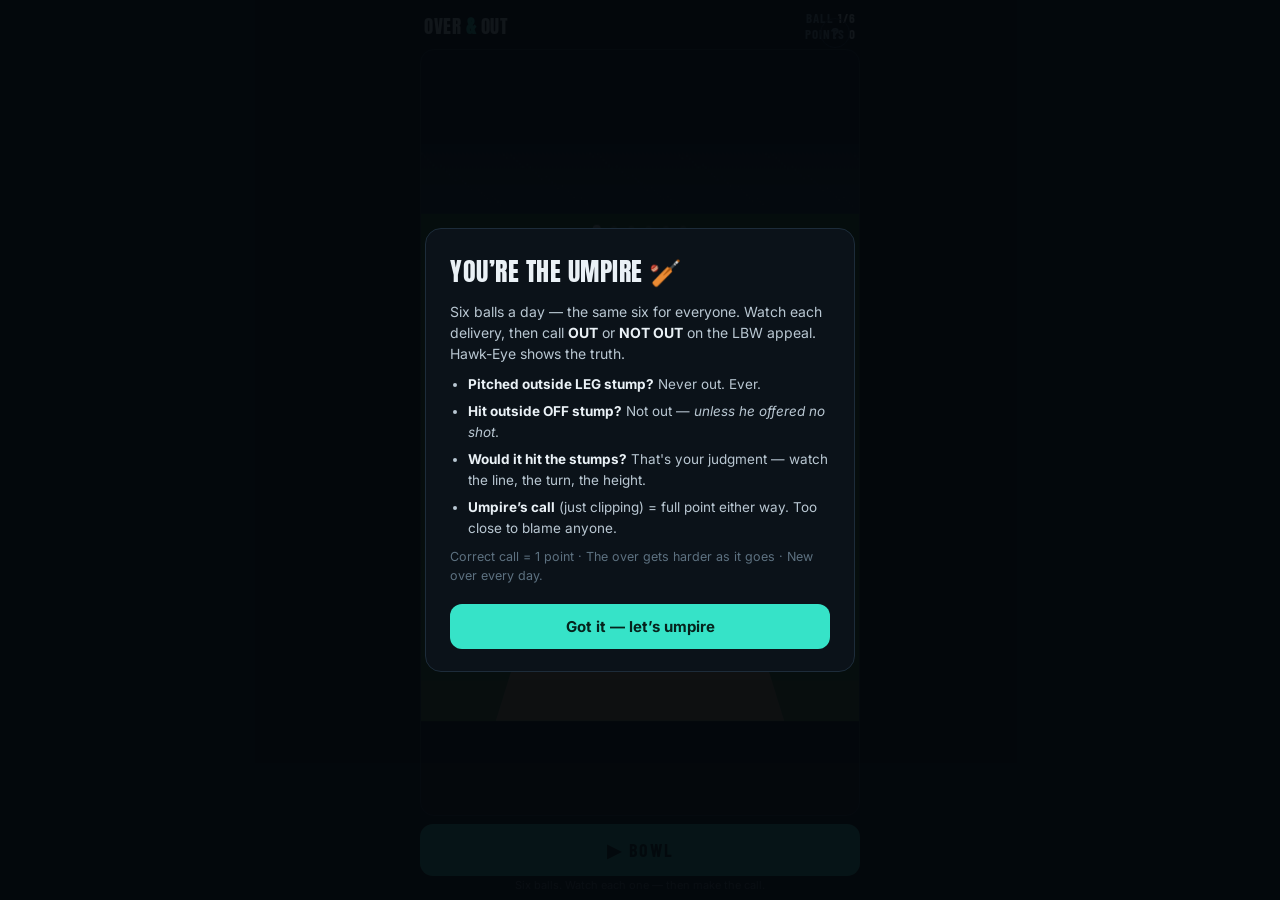
<file: classic/index.html>
<!DOCTYPE html>
<html lang="en">
<head>
<meta charset="UTF-8">
<meta name="viewport" content="width=device-width, initial-scale=1.0, maximum-scale=1.0, user-scalable=no">
<title>Over &amp; Out — the daily cricket umpiring game</title>
<meta name="description" content="Six balls a day. Watch each delivery, call OUT or NOT OUT on the LBW, then see the Hawk-Eye review. Same six balls for everyone. New over every day.">
<meta name="theme-color" content="#070a0f">
<meta property="og:title" content="Over & Out — the daily cricket umpiring game">
<meta property="og:description" content="Six balls. You're the umpire. OUT or NOT OUT? Same six balls for everyone — new over every day.">
<meta property="og:type" content="website">
<meta name="twitter:card" content="summary">
<meta name="twitter:title" content="Over & Out — the daily cricket umpiring game">
<meta name="twitter:description" content="Six balls. You're the umpire. OUT or NOT OUT? Hawk-Eye decides.">

<!-- ============================================================
     GOOGLE ANALYTICS  (optional — tells you how many people play)
     To switch it on:
       1. Go to analytics.google.com, make a free account + a "web" property for your site.
       2. It gives you a Measurement ID that looks like  G-Y25S5GX135
       3. Replace BOTH copies of  G-Y25S5GX135  below with your real ID.
       4. Save. That's it — leave everything else exactly as it is.
     Until you do this it simply does nothing (safe to launch as-is).
============================================================ -->
<script async src="https://www.googletagmanager.com/gtag/js?id=G-Y25S5GX135"></script>
<script>
  window.dataLayer = window.dataLayer || [];
  function gtag(){dataLayer.push(arguments);}
  gtag('js', new Date());
  gtag('config', 'G-Y25S5GX135');
</script>
<!-- ============ end Google Analytics ============ -->

<link href="https://fonts.googleapis.com/css2?family=Anton&family=Barlow+Condensed:wght@600;700&family=Inter:wght@500;700&display=swap" rel="stylesheet">

<!-- All the styling now lives in its own file -->
<link rel="stylesheet" href="styles.css">
</head>
<body>
<div id="rules">
  <div class="rulesCard">
    <h2>YOU’RE THE UMPIRE 🏏</h2>
    <p>Six balls a day — the same six for everyone. Watch each delivery, then call <b>OUT</b> or <b>NOT OUT</b> on the LBW appeal. Hawk-Eye shows the truth.</p>
    <ul>
      <li><b>Pitched outside LEG stump?</b> Never out. Ever.</li>
      <li><b>Hit outside OFF stump?</b> Not out — <i>unless he offered no shot</i>.</li>
      <li><b>Would it hit the stumps?</b> That's your judgment — watch the line, the turn, the height.</li>
      <li><b>Umpire’s call</b> (just clipping) = full point either way. Too close to blame anyone.</li>
    </ul>
    <p class="rsmall">Correct call = 1 point · The over gets harder as it goes · New over every day.</p>
    <button id="bRules">Got it — let’s umpire</button>
  </div>
</div>
<div id="app">
  <div class="top">
    <h1>OVER <b>&amp;</b> OUT</h1>
    <button id="bHelp" title="How to umpire">?</button>
    <div class="sc" id="score">BALL <b>1/6</b><br>POINTS <b>0</b></div>
  </div>
  <div class="stage"><canvas id="cv"></canvas></div>
  <div class="controls">
    <div class="two" id="decide" style="display:none">
      <button class="btn out" id="bOut">OUT<small>raise the finger</small></button>
      <button class="btn not" id="bNot">NOT OUT<small>keep it down</small></button>
    </div>
    <button class="wide" id="bAct">▶ Bowl</button>
    <button class="wide ghost" id="bShare" style="display:none">📣 Share your grid — challenge a mate</button>
  </div>
  <div class="hint" id="hint">Six balls. Watch each one — then make the call.</div>
</div>

<!-- ============================================================
     The game code, split into readable chunks.
     ORDER MATTERS — each file uses things set up by the ones
     above it, so keep them in this 1-to-9 order.
============================================================ -->
<script src="1-setup.js"></script>
<script src="2-sound.js"></script>
<script src="3-batsman.js"></script>
<script src="4-deliveries.js"></script>
<script src="5-ball-flight.js"></script>
<script src="6-hawkeye-replay.js"></script>
<script src="7-summary-screen.js"></script>
<script src="8-game-state.js"></script>
<script src="9-game-loop.js"></script>
</body>
</html>
</file>
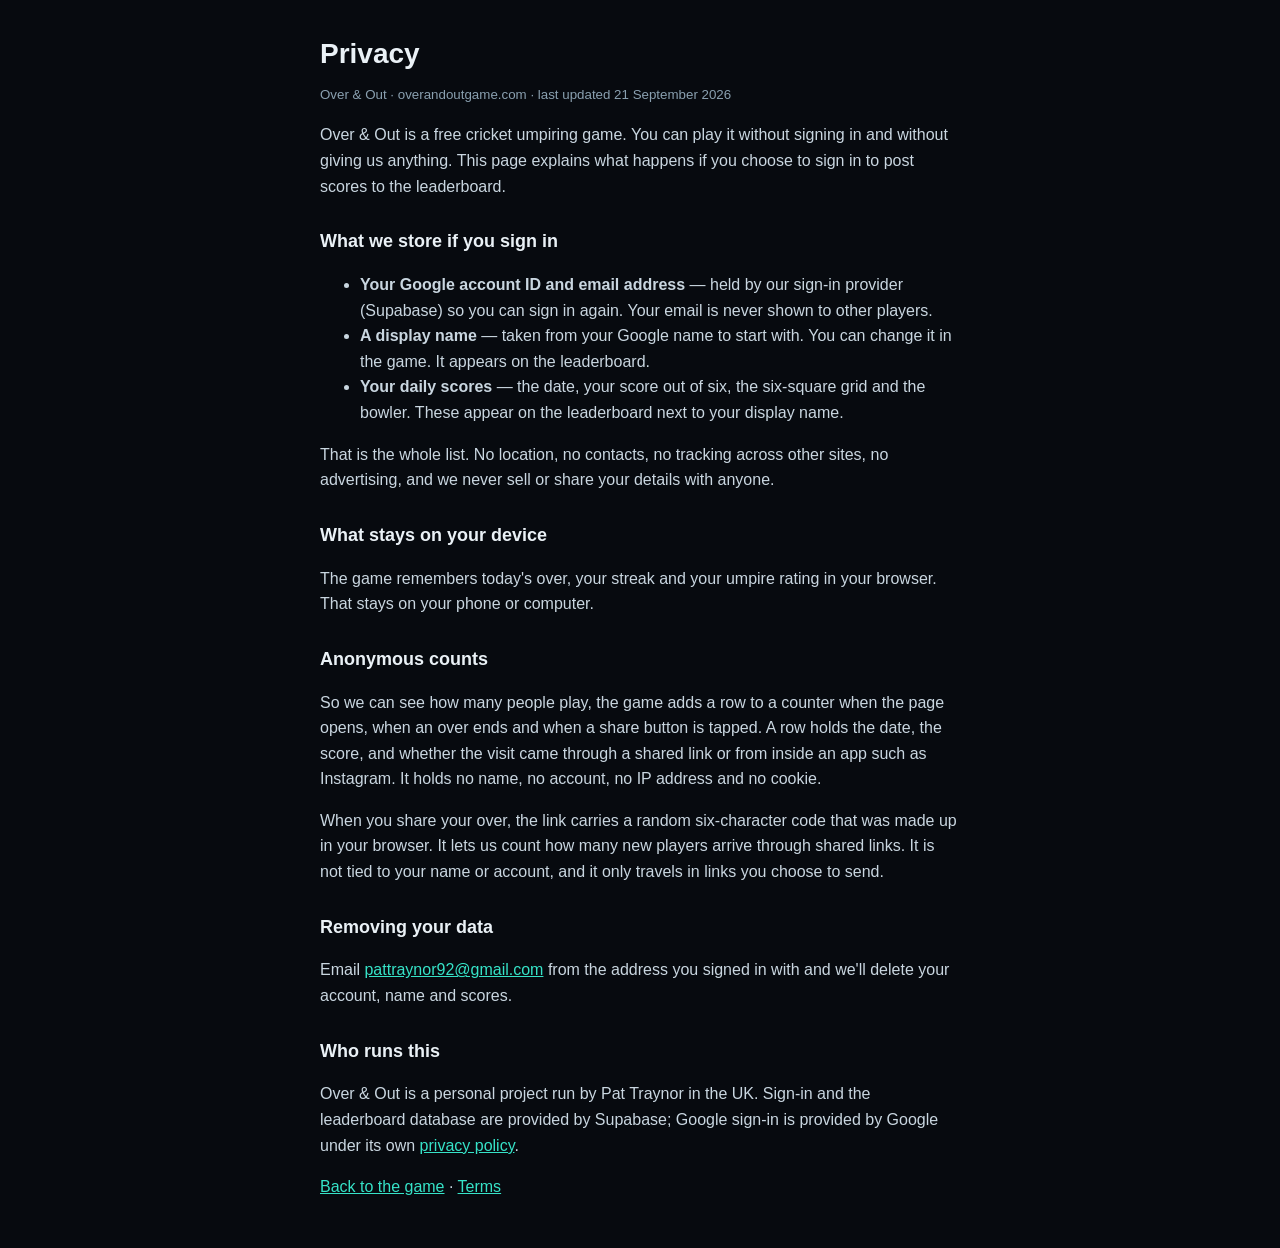
<file: privacy.html>
<!doctype html>
<html lang="en"><head><meta charset="utf-8"><meta name="viewport" content="width=device-width,initial-scale=1">
<title>Privacy · Over &amp; Out</title>
<style>body{font:16px/1.6 -apple-system,BlinkMacSystemFont,"Segoe UI",Inter,sans-serif;background:#070a0f;color:#eaf1f6;margin:0;padding:32px 18px;max-width:640px;margin:0 auto}h1{font-size:28px;margin:0 0 4px}h2{font-size:18px;margin-top:28px}a{color:#36e3c8}p,li{color:#c9d6e0}small{color:#8aa0b0}</style></head>
<body>
<h1>Privacy</h1>
<small>Over &amp; Out · overandoutgame.com · last updated 21 September 2026</small>

<p>Over &amp; Out is a free cricket umpiring game. You can play it without signing in and without giving us anything. This page explains what happens if you choose to sign in to post scores to the leaderboard.</p>

<h2>What we store if you sign in</h2>
<ul>
  <li><strong>Your Google account ID and email address</strong> — held by our sign-in provider (Supabase) so you can sign in again. Your email is never shown to other players.</li>
  <li><strong>A display name</strong> — taken from your Google name to start with. You can change it in the game. It appears on the leaderboard.</li>
  <li><strong>Your daily scores</strong> — the date, your score out of six, the six-square grid and the bowler. These appear on the leaderboard next to your display name.</li>
</ul>
<p>That is the whole list. No location, no contacts, no tracking across other sites, no advertising, and we never sell or share your details with anyone.</p>

<h2>What stays on your device</h2>
<p>The game remembers today's over, your streak and your umpire rating in your browser. That stays on your phone or computer.</p>

<h2>Anonymous counts</h2>
<p>So we can see how many people play, the game adds a row to a counter when the page opens, when an over ends and when a share button is tapped. A row holds the date, the score, and whether the visit came through a shared link or from inside an app such as Instagram. It holds no name, no account, no IP address and no cookie.</p>
<p>When you share your over, the link carries a random six-character code that was made up in your browser. It lets us count how many new players arrive through shared links. It is not tied to your name or account, and it only travels in links you choose to send.</p>

<h2>Removing your data</h2>
<p>Email <a href="mailto:pattraynor92@gmail.com">pattraynor92@gmail.com</a> from the address you signed in with and we'll delete your account, name and scores.</p>

<h2>Who runs this</h2>
<p>Over &amp; Out is a personal project run by Pat Traynor in the UK. Sign-in and the leaderboard database are provided by Supabase; Google sign-in is provided by Google under its own <a href="https://policies.google.com/privacy">privacy policy</a>.</p>

<p><a href="/">Back to the game</a> · <a href="/terms.html">Terms</a></p>
</body></html>
</file>
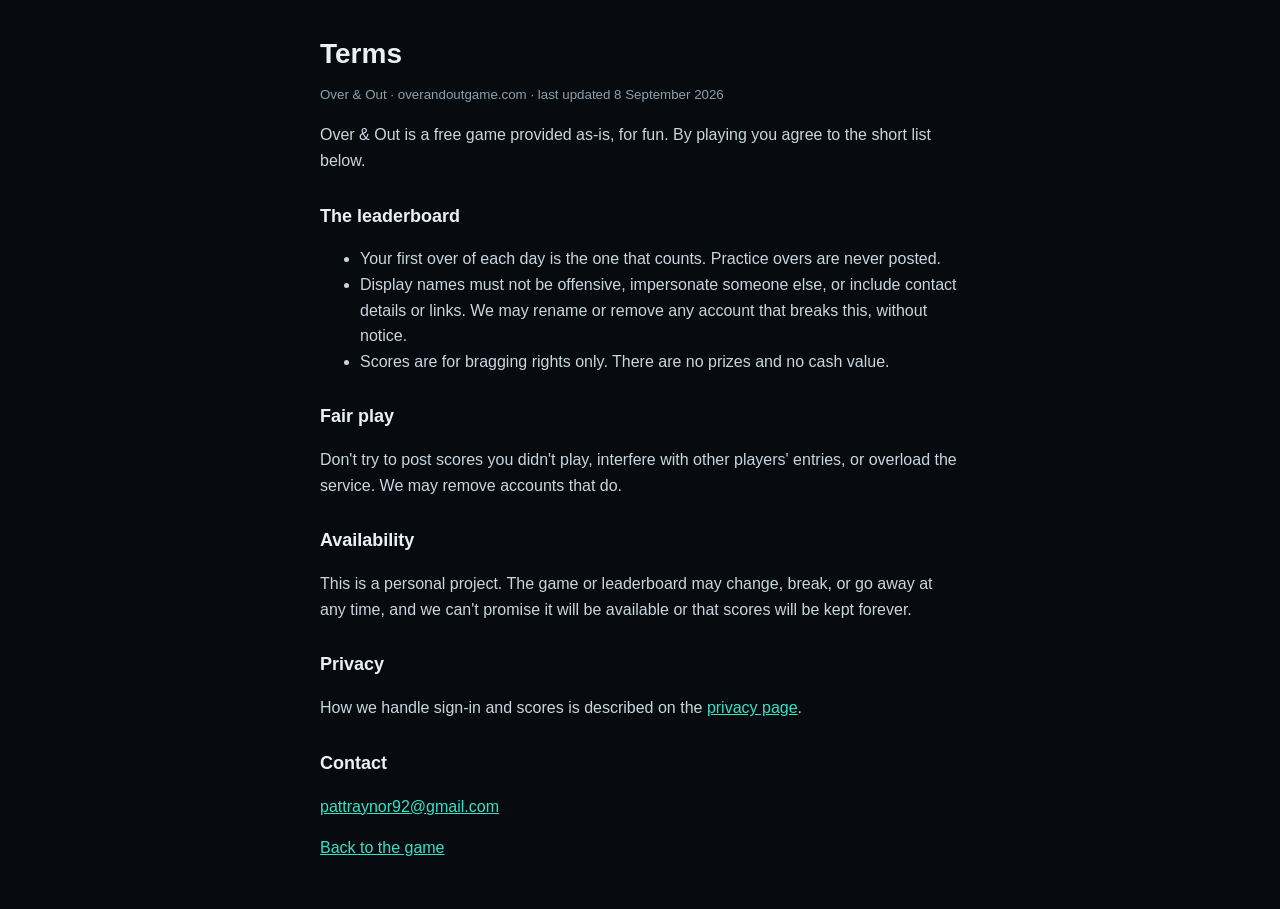
<file: terms.html>
<!doctype html>
<html lang="en"><head><meta charset="utf-8"><meta name="viewport" content="width=device-width,initial-scale=1">
<title>Terms · Over &amp; Out</title>
<style>body{font:16px/1.6 -apple-system,BlinkMacSystemFont,"Segoe UI",Inter,sans-serif;background:#070a0f;color:#eaf1f6;margin:0;padding:32px 18px;max-width:640px;margin:0 auto}h1{font-size:28px;margin:0 0 4px}h2{font-size:18px;margin-top:28px}a{color:#36e3c8}p,li{color:#c9d6e0}small{color:#8aa0b0}</style></head>
<body>
<h1>Terms</h1>
<small>Over &amp; Out · overandoutgame.com · last updated 8 September 2026</small>

<p>Over &amp; Out is a free game provided as-is, for fun. By playing you agree to the short list below.</p>

<h2>The leaderboard</h2>
<ul>
  <li>Your first over of each day is the one that counts. Practice overs are never posted.</li>
  <li>Display names must not be offensive, impersonate someone else, or include contact details or links. We may rename or remove any account that breaks this, without notice.</li>
  <li>Scores are for bragging rights only. There are no prizes and no cash value.</li>
</ul>

<h2>Fair play</h2>
<p>Don't try to post scores you didn't play, interfere with other players' entries, or overload the service. We may remove accounts that do.</p>

<h2>Availability</h2>
<p>This is a personal project. The game or leaderboard may change, break, or go away at any time, and we can't promise it will be available or that scores will be kept forever.</p>

<h2>Privacy</h2>
<p>How we handle sign-in and scores is described on the <a href="/privacy.html">privacy page</a>.</p>

<h2>Contact</h2>
<p><a href="mailto:pattraynor92@gmail.com">pattraynor92@gmail.com</a></p>

<p><a href="/">Back to the game</a></p>
</body></html>
</file>
<file: classic/styles.css>
/* Over & Out — all the styling for the page.
   Lifted straight out of the original file, unchanged. */

  *{box-sizing:border-box;-webkit-tap-highlight-color:transparent;}
  html,body{margin:0;height:100%;}
  body{ background:#070a0f; color:#eaf1f6; font-family:Inter,system-ui,sans-serif; height:100dvh; overflow:hidden;
        display:flex; flex-direction:column; align-items:center; padding:8px 10px; }
  #app{ width:100%; max-width:440px; height:100%; display:flex; flex-direction:column; }
  .top{ position:relative;  display:flex; justify-content:space-between; align-items:center; flex:0 0 auto; padding:2px 4px 6px; }
  .top h1{ font-family:Anton; font-weight:400; font-size:19px; letter-spacing:.5px; margin:0;}
  .top h1 b{ color:#36e3c8;}
  .top .sc{ font-family:'Barlow Condensed'; font-weight:700; font-size:13px; letter-spacing:1px; color:#8aa0b0; text-align:right; line-height:1.25;}
  .top .sc b{ color:#eaf1f6;}
  .stage{ position:relative; width:100%; flex:1 1 0; min-height:0; border:1px solid #20313f; border-radius:14px; overflow:hidden; background:#0a0e14;}
  canvas{ position:absolute; inset:0; width:100%; height:100%;}
  .controls{ flex:0 0 auto; margin-top:8px; display:flex; flex-direction:column; gap:8px;}
  .two{ display:grid; grid-template-columns:1fr 1fr; gap:10px;}
  .btn{ border:none; border-radius:13px; padding:15px; font-family:Anton; font-weight:400; font-size:21px; letter-spacing:1px; color:#0a0e14; cursor:pointer;}
  .btn small{ display:block; font-family:Inter; font-size:9px; font-weight:700; letter-spacing:2px; opacity:.55; margin-top:2px;}
  .btn.out{ background:linear-gradient(180deg,#ff7a6e,#e23b2c);}
  .btn.not{ background:linear-gradient(180deg,#5fe39a,#28b765);}
  .btn:disabled{ filter:grayscale(.6) brightness(.5);}
  .wide{ width:100%; background:#36e3c8; color:#05231e; border:none; border-radius:13px; padding:15px; cursor:pointer;
         font-family:'Barlow Condensed'; font-weight:700; font-size:18px; letter-spacing:2px; text-transform:uppercase;}
  .wide.ghost{ background:#13202c; color:#cfe0ea; border:1px solid #26384a;}
  .hint{ text-align:center; color:#5d7180; font-size:11px; margin-top:2px; min-height:14px; flex:0 0 auto;}
  #bHelp{ position:absolute; right:10px; top:10px; width:30px; height:30px; border-radius:50%;
    border:1.5px solid #26384a; background:transparent; color:#8aa0b0; font:700 15px Inter; cursor:pointer; }
  #bHelp:hover{ border-color:#36e3c8; color:#36e3c8; }
  #rules{ display:none; position:fixed; inset:0; background:rgba(4,8,12,.94); z-index:50;
    align-items:center; justify-content:center; padding:18px; }
  .rulesCard{ max-width:430px; background:#0b1219; border:1px solid #1d2c3a; border-radius:16px; padding:22px 24px; }
  .rulesCard h2{ font-family:Anton; font-weight:400; font-size:26px; margin:0 0 10px; color:#eaf1f6; letter-spacing:.5px; }
  .rulesCard p{ font-size:14px; line-height:1.5; color:#b9c7d2; margin:8px 0; }
  .rulesCard ul{ padding-left:18px; margin:10px 0; }
  .rulesCard li{ font-size:13.5px; line-height:1.55; color:#b9c7d2; margin:6px 0; }
  .rulesCard b{ color:#eaf1f6; } .rulesCard .rsmall{ font-size:12.5px; color:#5d7180; }
  #bRules{ width:100%; margin-top:10px; padding:13px; border:none; border-radius:12px;
    background:#36e3c8; color:#06231d; font:700 15px Inter; cursor:pointer; }
  body.clip .top, body.clip .btns, body.clip .hint, body.clip #bHelp{ display:none !important; }
  body.clip{ padding:0; } body.clip .stage{ border:none; border-radius:0; }
</file>
